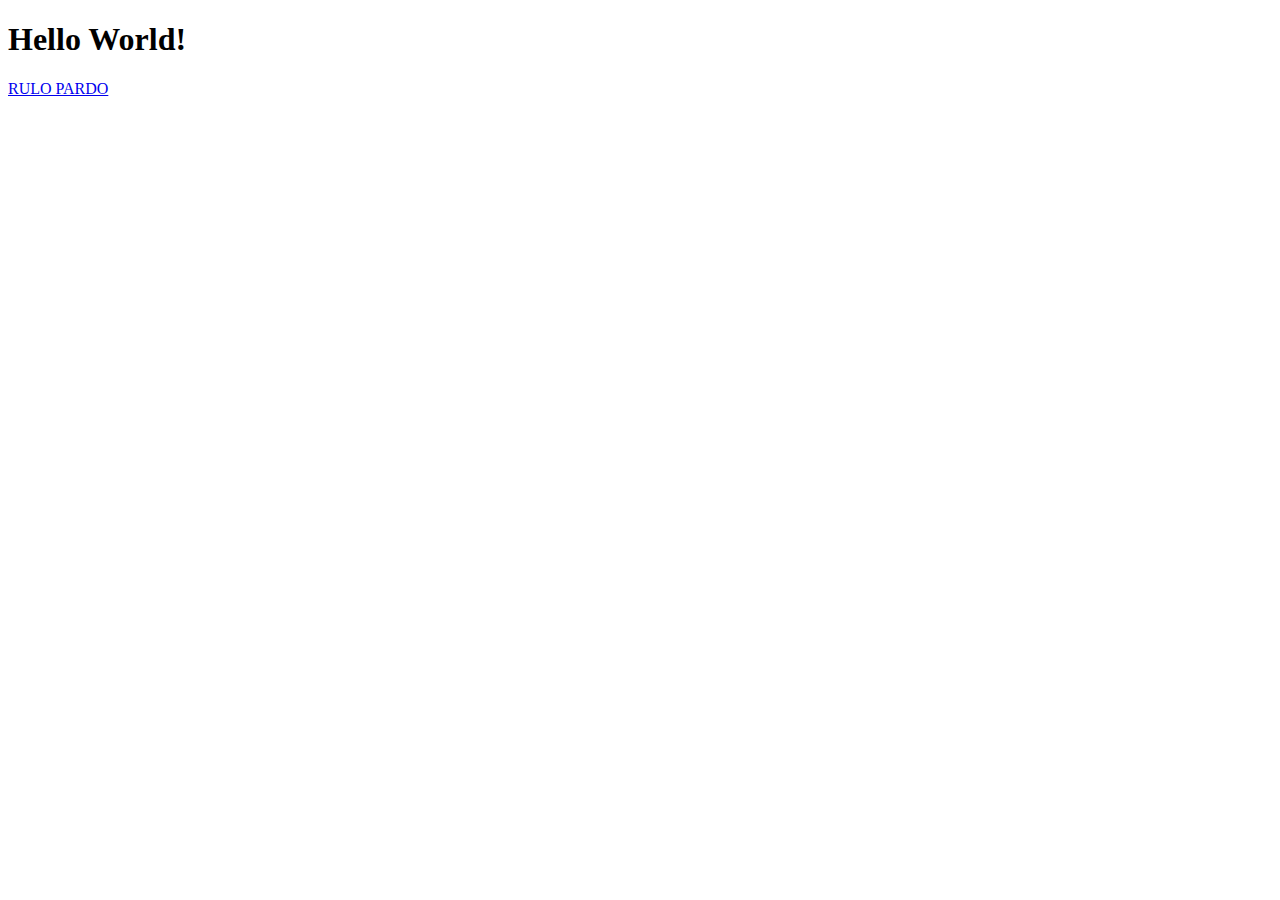
<file: index.html>
<!DOCTYPE html>
<html lang="es">
<head>
    <meta charset="UTF-8">
    <meta name="viewport" content="width=device-width, initial-scale=1.0">
    <title>Index</title>
</head>
<body>
    <h1>
        Hello World!
    </h1>
    <a href="RuloPardo/index.html">RULO PARDO</a>
</body>
</html>
</file>
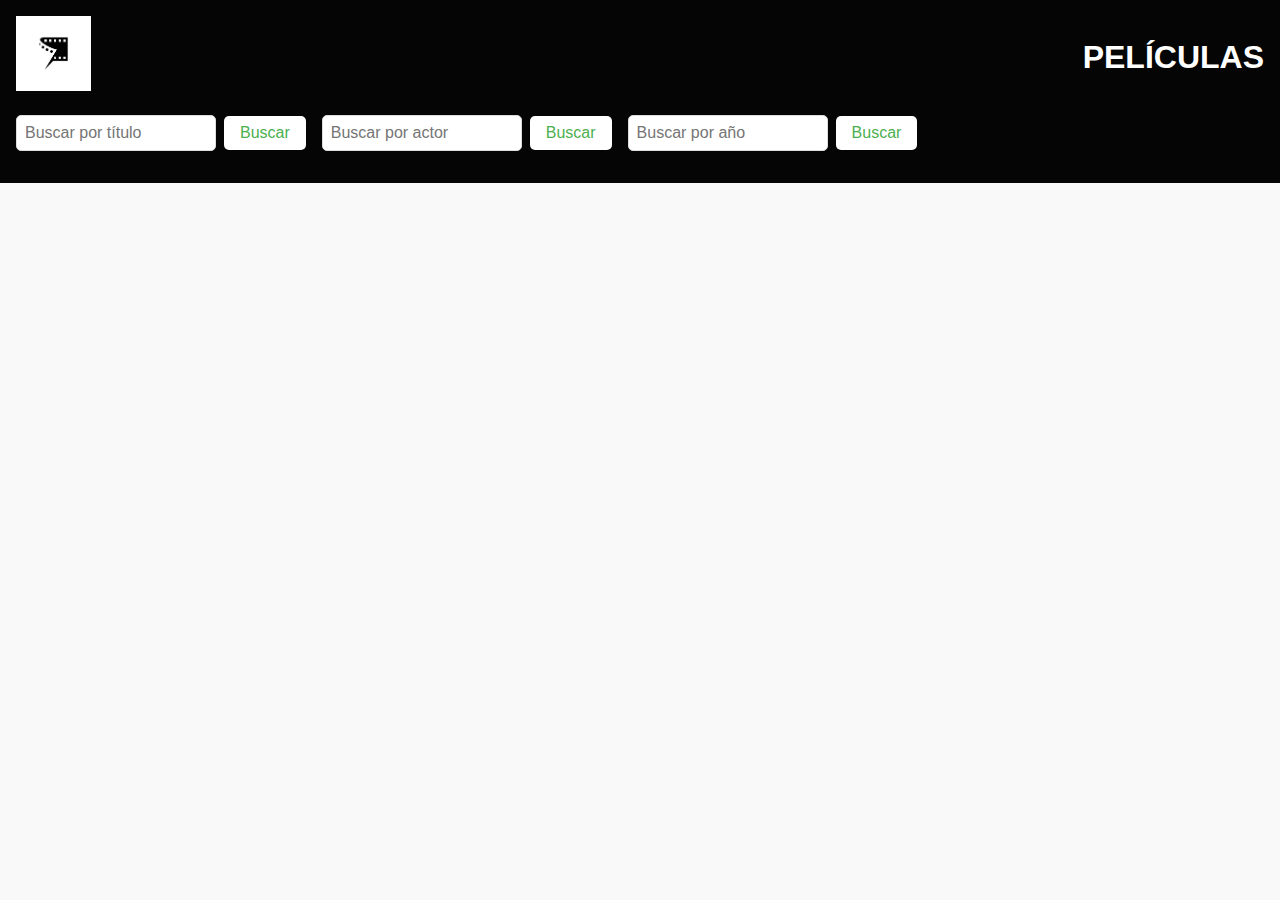
<file: index2.html>
<!DOCTYPE html>
<html lang="es">

<head>
    <meta charset="UTF-8">
    <meta name="viewport" content="width=device-width, initial-scale=1.0">
    <title>sarahalonsogrande</title>
    <link rel="stylesheet" href="style.css">
</head>

<body>

<header>
    <ul>
        <li>
            <img src="img/logo.jpg" alt="Logo de SarahAlonsoGrande">
        </li>
        <li>
            <h1>PELÍCULAS</h1>
        </li>
    </ul>
    
    <nav id="div-formulario">
        <div class="search-container">
            <input type="text" id="t-titulo" placeholder="Buscar por título">
            <button type="submit" id="b-titulo">Buscar</button>
        </div>
    
        <div class="search-container">
            <input type="text" id="t-actor" placeholder="Buscar por actor">
            <button type="submit" id="b-actor">Buscar</button>
        </div>
    
        <div class="search-container">
            <input type="text" id="t-year" placeholder="Buscar por año">
            <button type="submit" id="b-year">Buscar</button>
        </div>    
    </nav>

</header>

<!-- TARJETAS -->

    <div class="container">
        <!-- <div class="card">
            <figure>
                <img src="https://via.placeholder.com/300" class="poster" alt="Imagen de ejemplo">
                <figcaption>Imagen 1</figcaption>
            </figure>
            <div class="card-content">
                <h2>Título 1</h2>
                <p>Esta es la descripción de la tarjeta 1. Es breve y concisa.</p>
            </div>
        </div> -->
    </div>

</body>
</html>
<script src="./js/myhttp.js"></script>
<script src="./js/app.js"></script>
<script src="./js/gestor-eventos.js"></script>
</file>
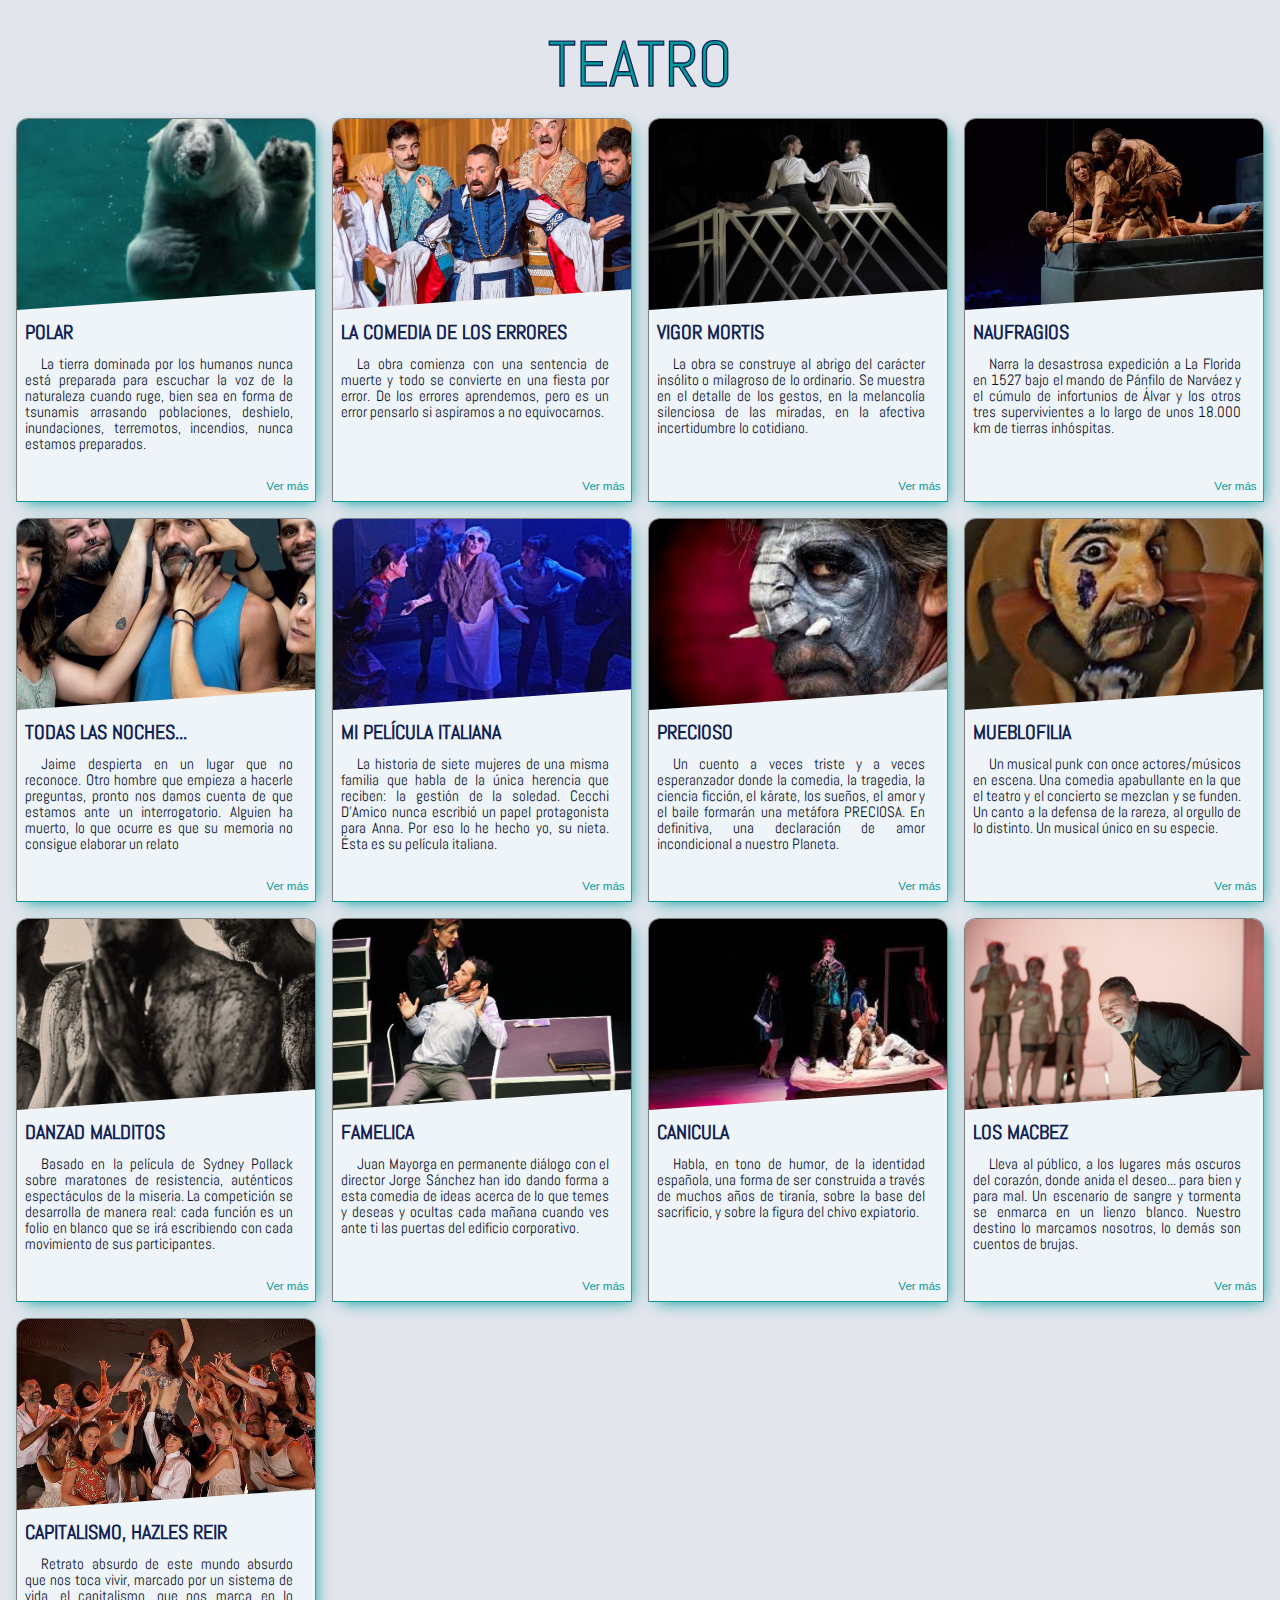
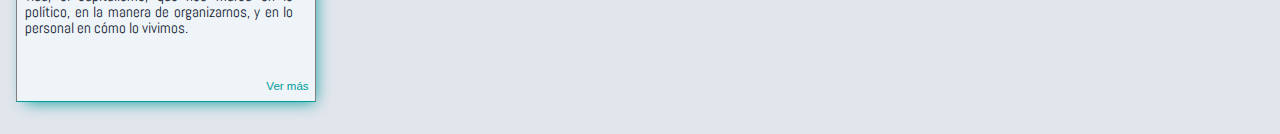
<file: teatro.html>
<!DOCTYPE html>

<html lang="es">

<head>

<!--        Bloque de metadatos         -->

    <meta charset="UTF-8">

    <!-- Nombre y titulo de la pagina-->
    <title>Rulo Pardo</title>

    <meta name="theme-color" content="#112255">

    <script src="js/main.js"></script>

    <!-- Favicon -->
    <link rel="icon" href="img/favicon.ico">

    <!-- Enlaces a hojas de estilo css -->   
    <link rel="stylesheet" href="css/reset.css"> 
    <link rel="stylesheet" href="css/main.css">
    

    <meta name="viewport" content="width=device-width, initial-scale=1">
    <meta name="description" content="Content goes here.">
    <meta name="keywords" content="keywords go here">
    <meta name="author" content="Sarah Alonso Grande">
    <meta name="date" content="2024-03-22">

    <!--
    <meta name= “robots” content=index, nofollow”> 
    -->

    <!-- 
    <meta property=”og:title”>
    <meta property=”og:description”>
    <meta property=”og:type”>
    <meta property=”og:image”>
    <meta property=”og:url”>
    <meta property=”og:site_name”> 
    -->
    <!-- 
    <meta name="twitter:title" content="Título del artículo">
    <meta name="twitter:description" content="Descripción del artículo">
    <meta name="twitter:image" content="https://example.com/imagen.jpg"> 
    -->


</head>

<body>

    <header>
        <h2>TEATRO</h2>
    </header>

    <section id="plantillaFichas"></section>

</body>

</html>
</file>
<file: style.css>
* {
    margin: 0;
    padding: 0;
    box-sizing: border-box;
}

button,
input,
select,
textarea {
    font-family: inherit;
    font-size: 100%;
}

body {
    font-family: Arial, sans-serif;
    line-height: 1.6;
    background: #f9f9f9;
}

header {
    background: #050505;
    color: #fff;
    padding: 1rem;
}

header > ul {
    display: flex;
    justify-content: space-between;
    align-items: center;
    list-style-type: none;  /* Elimina los círculos en las listas */
    padding: 0;
    margin-bottom: 1rem;
}

header ul > li > img {
    width: 75px;
}

header h1 {
    flex-grow: 1;
    text-align: center;
}

header button {
    background-color: #fff;
    color: #4CAF50;
    padding: 0.5rem 1rem;
    border: none;
    border-radius: 5px;
    cursor: pointer;
}

header button:hover {
    background-color: #f0f0f0;
}

nav {
    display: flex;
    flex-direction: row;
    gap: 1rem;
    align-items: center;
}

.search-container {
    display: flex;
    flex-direction: row;
    align-items: center;
    gap: 0.5rem;
    margin-bottom: 1rem;
}

.search-container label {
    font-weight: bold;
}

.search-container input {
    padding: 0.5rem;
    font-size: 1rem;
    border-radius: 5px;
    border: 1px solid #ddd;
    width: 200px;
}

.search-container button {
    padding: 0.5rem 1rem;
    background: #fff;
    color: #4CAF50;
    border: none;
    border-radius: 5px;
    cursor: pointer;
}

.search-container button:hover {
    background: #f0f0f0;
}

main {
    display: flex;
    flex-wrap: wrap;
    gap: 1rem;
    padding: 2rem;
    justify-content: space-between;
}

article {
    background: #fff;
    border: 1px solid #ddd;
    border-radius: 8px;
    box-shadow: 0 2px 5px rgba(0, 0, 0, 0.1);
    width: calc(25% - 1rem); /* 4 elementos por fila */
    overflow: hidden;
    display: flex;
    flex-direction: column;
}

figure {
    margin: 0;
}

figure img {
    width: 100%;
    height: auto;
}

figcaption {
    padding: 0.5rem;
    background: #f4f4f4;
    text-align: center;
    font-size: 0.9rem;
    color: #666;
}

.content {
    padding: 1rem;
}

h2 {
    font-size: 1.25rem;
    margin-bottom: 0.5rem;
    font-weight: bold;
}

p {
    color: #555;
    font-size: 1rem;
}

@media (max-width: 1024px) {
    article {
        width: calc(33.333% - 1rem); /* 3 elementos por fila */
    }
}

@media (max-width: 768px) {
    article {
        width: calc(50% - 1rem); /* 2 elementos por fila */
    }
}

@media (max-width: 480px) {
    article {
        width: 100%; /* 1 elemento por fila */
    }
}



/* Hoja de estilo

* {
    margin: 0;
    padding: 0;
    box-sizing: border-box;
}

button,
input,
select,
textarea {
    font-family: inherit;
    font-size: 100%;
}

body {
    font-family: Arial, sans-serif;
    line-height: 1.6;
    background: #f9f9f9;
}

header {
    background: #050505;
    color: #fff;
    padding: 1rem;
}

header > ul {
    display: flex;
    flex-direction: row;
}

header ul > li > img {
        width: 75px;
    
}

nav {
    display: flex;
    justify-content: space-between;
    align-items: center;
}

nav button {
    padding: 0.5rem 1rem;
    background: #fff;
    color: #4CAF50;
    border: none;
    border-radius: 5px;
    cursor: pointer;
}

nav button:hover {
    background: #f0f0f0;
}

main {
    display: flex;
    flex-wrap: wrap;
    gap: 1rem;
    padding: 2rem;
}

article {
    background: #fff;
    border: 1px solid #ddd;
    border-radius: 8px;
    box-shadow: 0 2px 5px rgba(0, 0, 0, 0.1);
    width: calc(33.333% - 1rem);
    overflow: hidden;
    display: flex;
    flex-direction: column;
}

figure {
    margin: 0;
}

figure img {
    width: 100%;
    height: auto;
}

figcaption {
    padding: 0.5rem;
    background: #f4f4f4;
    text-align: center;
    font-size: 0.9rem;
    color: #666;
}

.content {
    padding: 1rem;
}

h2 {
    font-size: 1.25rem;
    margin-bottom: 0.5rem;
    font-weight: bold;
}

p {
    color: #555;
    font-size: 1rem;
}

@media (max-width: 768px) {
    article {
        width: calc(50% - 1rem);
    }
}

@media (max-width: 480px) {
    article {
        width: 100%;
    }
} */
</file>
<file: css/main.css>
@charset "UTF-8";
/* Definimos la codificación de la hoja de estilos - Unicode UTF-8 */

/* Precargamos las tipografías para visualizar en la página web */

/* ------------------ ABEL -------------------------- */

@font-face {
    font-family: "abel";
    src: url("../fonts/Abel-Regular.ttf");
}

:root {
    --grisMedio: #b4bbce62;
    --azulOscuro: #112255;
    --azulBrillo: #029c9c;
    --blancoBrillo: #b6d0d0;
    --blur: 10px;
    --bordePrueba: 1px solid red;
}

*,
*::after,
*::before {
    box-sizing: border-box;
    padding: 0;
    margin: 0;
}

html {
    font-family: "Arial", sans-serif;
    font-size: 16px;
}

body {
    /* width: 90%; */
    margin: 1rem;
    display: flex;
    flex-flow: column nowrap;
    background: var(--grisMedio);
}

header {
    text-align: center;
    margin: 0 auto;
}

h2 {
    margin-bottom: 0.4rem;
    font-family: "abel"; 
    text-transform: uppercase;
    font-size: 4rem;
    color: var(--azulBrillo);
    -webkit-text-stroke: thin var(--azulOscuro);
}

section {
    display: grid;
    gap: 1rem;
    grid-auto-rows: 24rem;
    grid-template-columns:
        repeat(auto-fill,
        minmax(min(100%, 16rem), 1fr));
    margin-bottom: 1rem;    
}

article {
    display: grid;
    place-items: center;
    position: relative;
    overflow: hidden;
    padding: 1rem;
    cursor: pointer;
    border-top-left-radius: 12px; 
    border-top-right-radius: 12px; 
    color: var(--grisMedio);
    background-color: rgb(239, 244, 248);
    box-shadow: 4px 5px 16px -5px var(--azulBrillo);
    border: 1px solid grey;
    border-bottom: thin solid var(--azulBrillo);
} 

/* a:hover aside {
    left: 100%;

} */

section article img {
    position: absolute;
    object-fit: cover;
    width: 100%;
    height: 50%;
    transform: skewY(-4deg);
    transform-origin: top left;
    top: 0;
    left: 0;
    z-index: 1;
}

section article img:active, img:hover {
    height: 98%;
    transition: all .5s ease-out; 
}

section article h3 {
    /* height: max-content; */
    position: absolute;
    inset: 52% auto auto 0.5rem;
    margin: 0;
    font-family: 'abel', sans-serif;
    text-transform: uppercase;

    font-size: clamp(1rem, 0.92rem + 0.4vw, 1.4rem);
    font-weight: bold;
    color: var(--azulOscuro);
}

section article p {
    max-width: 90%;
    position: absolute;
    inset: 62% 0.4rem auto 0.5rem;
    font-family: "abel";
    font-size: clamp(0.8rem, 0.72rem + 0.25vw, 1.2rem);
    text-align: justify;
    line-height: 1rem;
    text-indent: 1rem;
    color: #0b132a;
}

section article a {
    position: absolute;
    inset: auto 0.4rem 0.4rem auto;
    font-size: clamp(0.6rem, 0.52rem + 0.25vw, 1rem);
    color: var(--azulBrillo);
    text-decoration: none;
}
</file>
